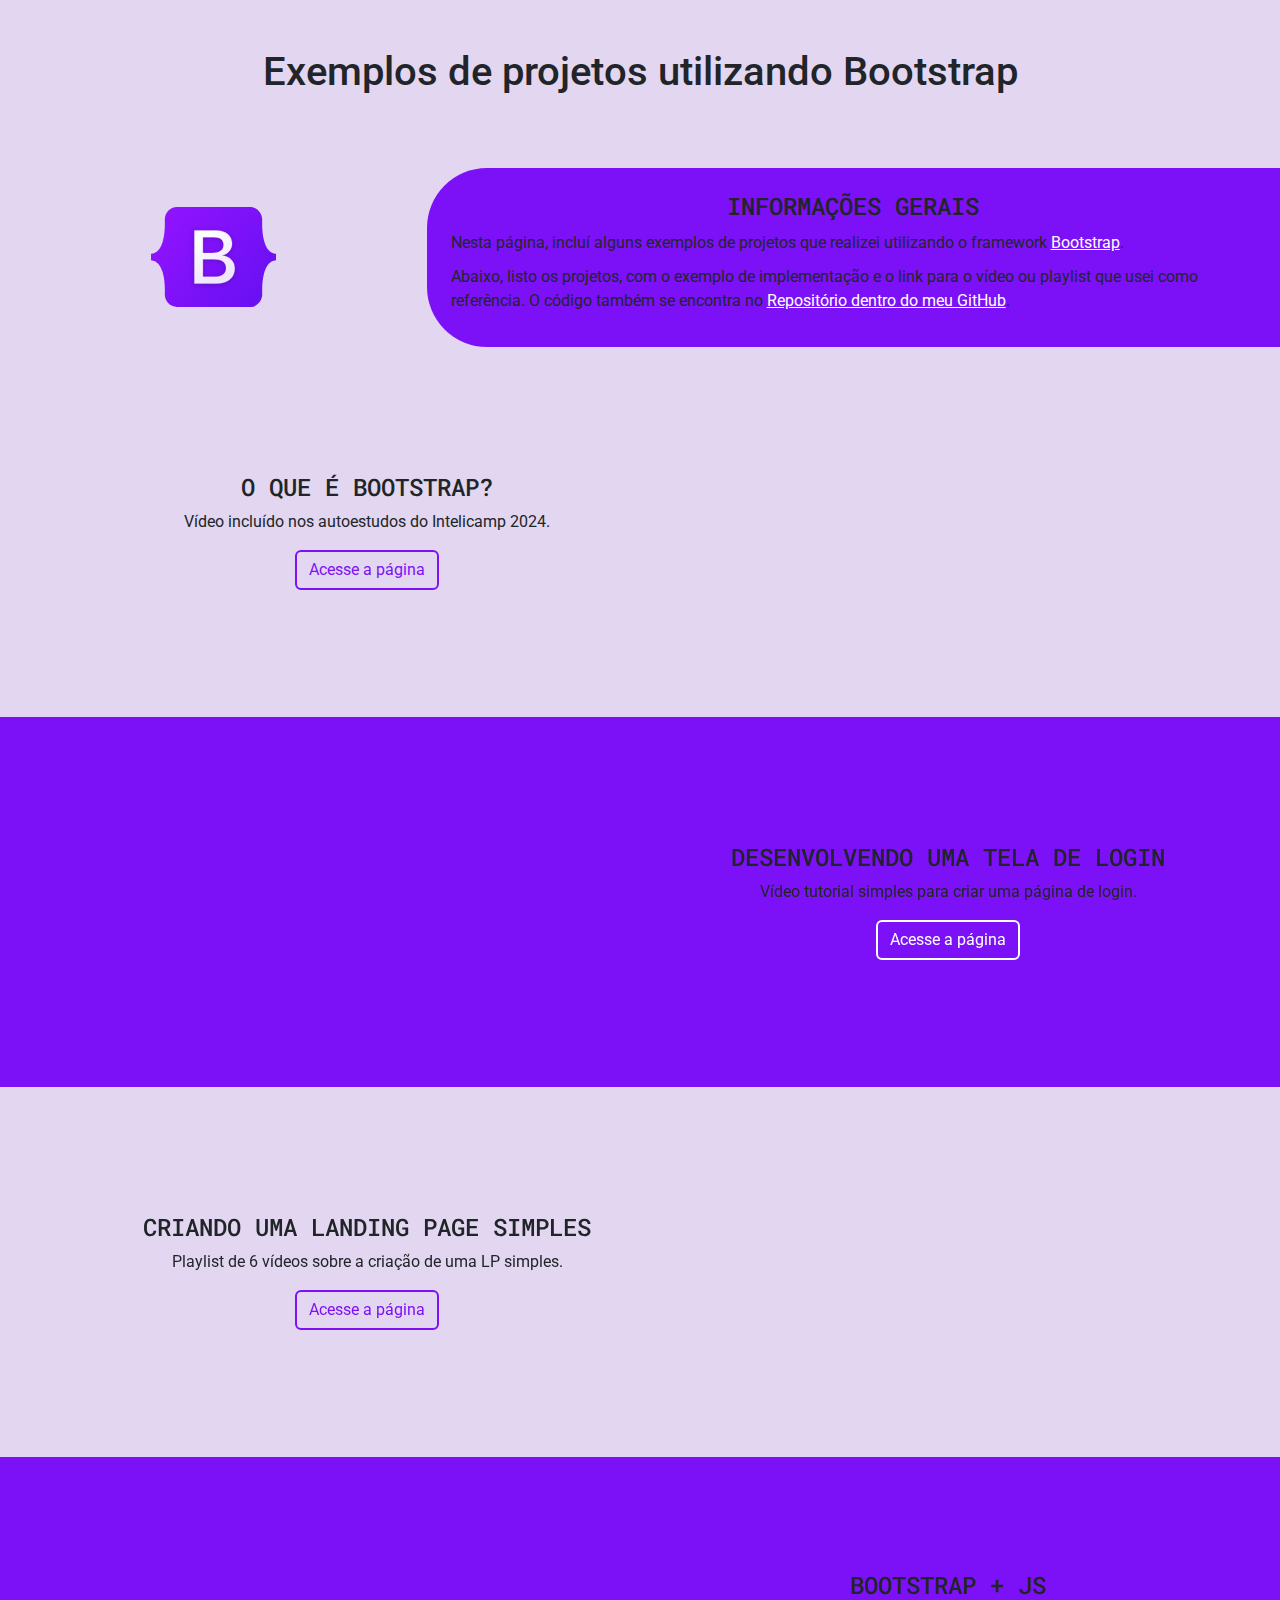
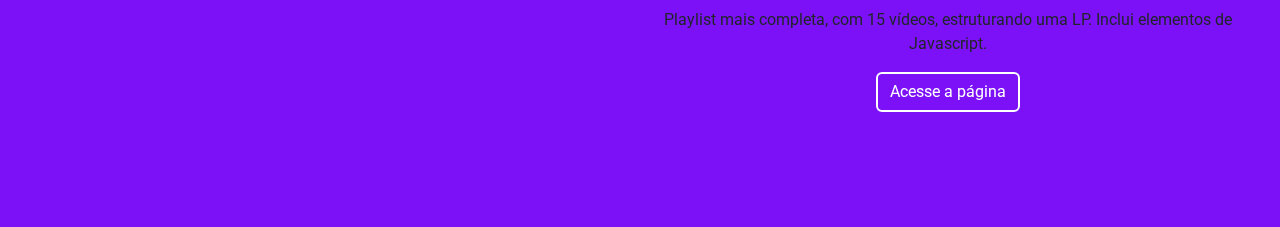
<file: index.html>
<!DOCTYPE html>
<html lang="pt-br">
<head>
    <meta charset="UTF-8">
    <meta name="viewport" content="width=device-width, initial-scale=1.0">
    <title>Exemplos bootstrap</title>

    <link rel="shortcut icon" href="img/favicon.ico" type="image/x-icon">

    <link href="https://cdn.jsdelivr.net/npm/bootstrap@5.3.3/dist/css/bootstrap.min.css" rel="stylesheet" integrity="sha384-QWTKZyjpPEjISv5WaRU9OFeRpok6YctnYmDr5pNlyT2bRjXh0JMhjY6hW+ALEwIH" crossorigin="anonymous">
    <script src="https://cdn.jsdelivr.net/npm/bootstrap@5.3.3/dist/js/bootstrap.bundle.min.js" integrity="sha384-YvpcrYf0tY3lHB60NNkmXc5s9fDVZLESaAA55NDzOxhy9GkcIdslK1eN7N6jIeHz" crossorigin="anonymous"></script>

    <link rel="stylesheet" href="css/main.css">

    <link rel="preconnect" href="https://fonts.googleapis.com">
    <link rel="preconnect" href="https://fonts.gstatic.com" crossorigin>
    <link href="https://fonts.googleapis.com/css2?family=Roboto+Mono:ital,wght@0,100..700;1,100..700&display=swap" rel="stylesheet">

    <link rel="preconnect" href="https://fonts.googleapis.com">
    <link rel="preconnect" href="https://fonts.gstatic.com" crossorigin>
    <link href="https://fonts.googleapis.com/css2?family=Roboto:ital,wght@0,100;0,300;0,400;0,500;0,700;0,900;1,100;1,300;1,400;1,500;1,700;1,900&display=swap" rel="stylesheet">
</head>
<body>
    <header>
        <div class="container pt-5 pb-5 mb-3">
            <h1 class="text-center fs-1">Exemplos de projetos utilizando Bootstrap</h1>
        </div>
    </header>

    <main>
        <div class="container-fluid" id="apresentacao">
            <div class="row">
                <div class="col-md-4 p-4 d-flex align-items-center">
                    <img src="img/Bootstrap_logo.svg" alt="Logo do Bootstrap">
                </div>
                <div class="col-md-8 p-4" id="conteudo">
                    <h2 class="subtitulo">Informações gerais</h2>

                    <p>Nesta página, incluí alguns exemplos de projetos que realizei utilizando o framework <a href="https://getbootstrap.com/docs/5.3/getting-started/introduction/" target="_blank">Bootstrap</a>.</p>

                    <p>Abaixo, listo os projetos, com o exemplo de implementação e o link para o vídeo ou playlist que usei como referência. O código também se encontra no <a href="https://github.com/victor0machado/intelicamp-cursos-bootstrap" target="_blank">Repositório dentro do meu GitHub</a>.</p>
                </div>
            </div>

        </div>

        <div class="container-fluid" id="layout1">
            <div class="container">
                <div class="row p-4 d-flex align-items-center">
                    <div class="col-md-6">
                        <h2 class="subtitulo">O que é Bootstrap?</h2>

                        <p>Vídeo incluído nos autoestudos do Intelicamp 2024.</p>

                        <a href="projeto0/index.html">
                            <button type="button" class="btn btn-outline-primary">Acesse a página</button>
                        </a>
                    </div>
                    <div class="col-md-6">
                        <iframe width="560" height="315" src="https://www.youtube.com/embed/pvf9jX_Ej28?si=GMeX3Kt5FjIngz-x" title="YouTube video player" frameborder="0" allow="accelerometer; autoplay; clipboard-write; encrypted-media; gyroscope; picture-in-picture; web-share" referrerpolicy="strict-origin-when-cross-origin" allowfullscreen></iframe>
                    </div>
                </div>
            </div>
        </div>

        <div class="container-fluid" id="layout2">
            <div class="row p-4 d-flex align-items-center">
                <div class="col-md-6">
                    <iframe width="560" height="315" src="https://www.youtube.com/embed/Gp1Mb3_fxbg?si=05KipRK9kTPBX_cV" title="YouTube video player" frameborder="0" allow="accelerometer; autoplay; clipboard-write; encrypted-media; gyroscope; picture-in-picture; web-share" referrerpolicy="strict-origin-when-cross-origin" allowfullscreen></iframe>
                </div>
                <div class="col-md-6">
                    <h2 class="subtitulo">Desenvolvendo uma tela de login</h2>

                    <p>Vídeo tutorial simples para criar uma página de login.</p>

                    <a href="projeto1/index.html">
                        <button type="button" class="btn btn-outline-primary">Acesse a página</button>
                    </a>
                </div>
            </div>
        </div>

        <div class="container-fluid" id="layout1">
            <div class="container">
                <div class="row p-4 d-flex align-items-center">
                    <div class="col-md-6">
                        <h2 class="subtitulo">Criando uma landing page simples</h2>

                        <p>Playlist de 6 vídeos sobre a criação de uma LP simples.</p>

                        <a href="projeto2/index.html">
                            <button type="button" class="btn btn-outline-primary">Acesse a página</button>
                        </a>
                    </div>
                    <div class="col-md-6">
                        <iframe width="560" height="315" src="https://www.youtube.com/embed/jOwjr8kyaM8?si=oIshD_ofY94KqzT-" title="YouTube video player" frameborder="0" allow="accelerometer; autoplay; clipboard-write; encrypted-media; gyroscope; picture-in-picture; web-share" referrerpolicy="strict-origin-when-cross-origin" allowfullscreen></iframe>
                    </div>
                </div>
            </div>
        </div>

        <div class="container-fluid" id="layout2">
            <div class="row p-4 d-flex align-items-center">
                <div class="col-md-6">
                    <iframe width="560" height="315" src="https://www.youtube.com/embed/SmQMZ36hJJY?si=HraJXMTaAzFOs-kZ" title="YouTube video player" frameborder="0" allow="accelerometer; autoplay; clipboard-write; encrypted-media; gyroscope; picture-in-picture; web-share" referrerpolicy="strict-origin-when-cross-origin" allowfullscreen></iframe>
                </div>
                <div class="col-md-6">
                    <h2 class="subtitulo">Bootstrap + JS</h2>

                    <p>Playlist mais completa, com 15 vídeos, estruturando uma LP. Inclui elementos de Javascript.</p>

                    <a href="projeto3/index.html">
                        <button type="button" class="btn btn-outline-primary">Acesse a página</button>
                    </a>
                </div>
            </div>
        </div>
    </main>

</body>
</html>
</file>
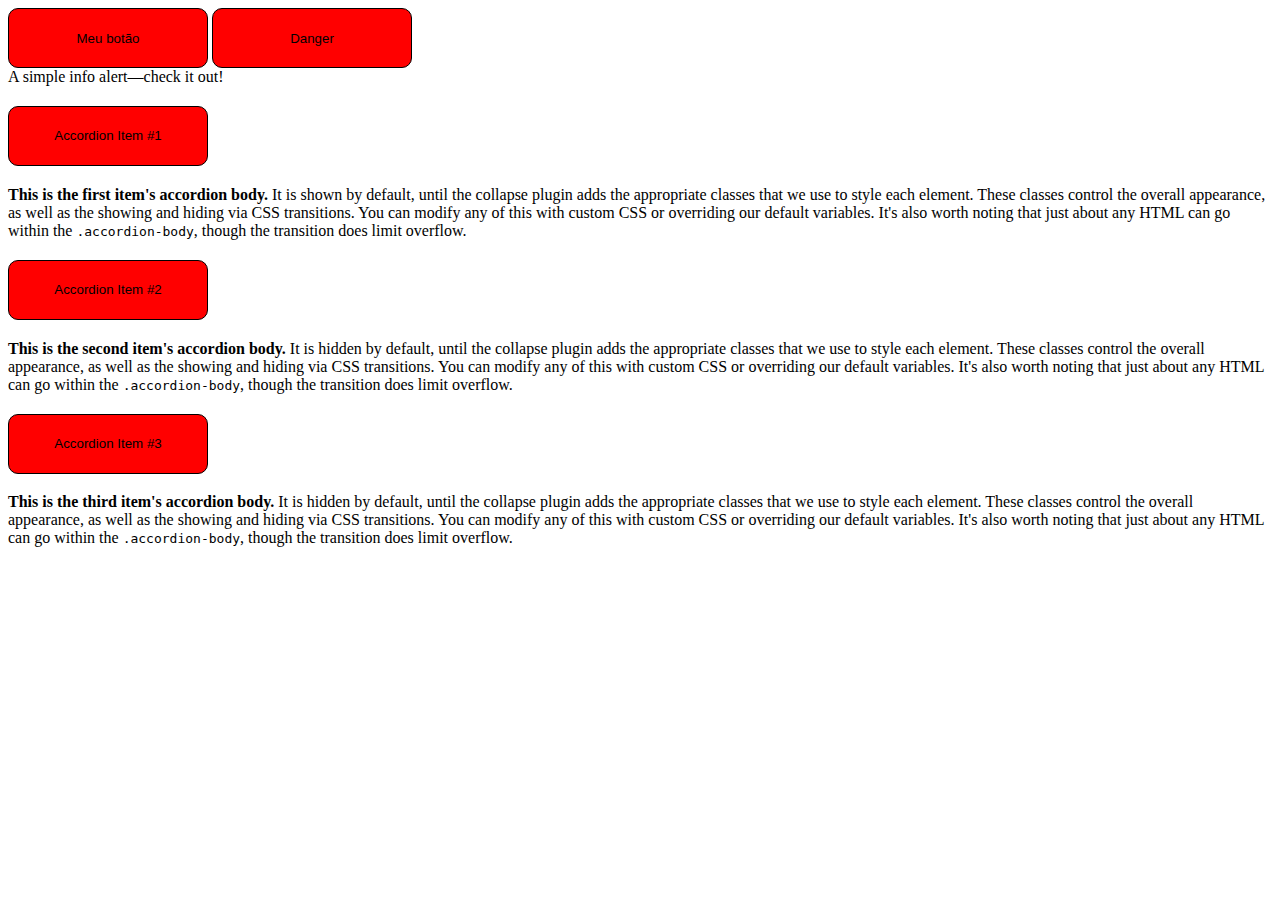
<file: projeto0/index.html>
<!DOCTYPE html>
<html lang="pt-br">
<head>
    <meta charset="UTF-8">
    <meta name="viewport" content="width=device-width, initial-scale=1.0">
    <link href="https://cdn.jsdelivr.net/npm/bootstrap@5.0.2/dist/css/bootstrap.min.css" rel="stylesheet" integrity="sha384-EVSTQN3/azprG1Anm3QDgpJLIm9Nao0Yz1ztcQTwFspd3yD65VohhpuuCOmLASjC" crossorigin="anonymous">
    <title>Bootstrap</title>
</head>
<body>
    <button>Meu botão</button>
    <button type="button" class="btn btn-outline-danger position-absolute top-0 end-0">Danger</button>

    <div class="alert alert-info" role="alert">
        A simple info alert—check it out!
    </div>

    <div class="accordion" id="accordionExample">
        <div class="accordion-item">
          <h2 class="accordion-header" id="headingOne">
            <button class="accordion-button" type="button" data-bs-toggle="collapse" data-bs-target="#collapseOne" aria-expanded="true" aria-controls="collapseOne">
              Accordion Item #1
            </button>
          </h2>
          <div id="collapseOne" class="accordion-collapse collapse show" aria-labelledby="headingOne" data-bs-parent="#accordionExample">
            <div class="accordion-body">
              <strong>This is the first item's accordion body.</strong> It is shown by default, until the collapse plugin adds the appropriate classes that we use to style each element. These classes control the overall appearance, as well as the showing and hiding via CSS transitions. You can modify any of this with custom CSS or overriding our default variables. It's also worth noting that just about any HTML can go within the <code>.accordion-body</code>, though the transition does limit overflow.
            </div>
          </div>
        </div>
        <div class="accordion-item">
          <h2 class="accordion-header" id="headingTwo">
            <button class="accordion-button collapsed" type="button" data-bs-toggle="collapse" data-bs-target="#collapseTwo" aria-expanded="false" aria-controls="collapseTwo">
              Accordion Item #2
            </button>
          </h2>
          <div id="collapseTwo" class="accordion-collapse collapse" aria-labelledby="headingTwo" data-bs-parent="#accordionExample">
            <div class="accordion-body">
              <strong>This is the second item's accordion body.</strong> It is hidden by default, until the collapse plugin adds the appropriate classes that we use to style each element. These classes control the overall appearance, as well as the showing and hiding via CSS transitions. You can modify any of this with custom CSS or overriding our default variables. It's also worth noting that just about any HTML can go within the <code>.accordion-body</code>, though the transition does limit overflow.
            </div>
          </div>
        </div>
        <div class="accordion-item">
          <h2 class="accordion-header" id="headingThree">
            <button class="accordion-button collapsed" type="button" data-bs-toggle="collapse" data-bs-target="#collapseThree" aria-expanded="false" aria-controls="collapseThree">
              Accordion Item #3
            </button>
          </h2>
          <div id="collapseThree" class="accordion-collapse collapse" aria-labelledby="headingThree" data-bs-parent="#accordionExample">
            <div class="accordion-body">
              <strong>This is the third item's accordion body.</strong> It is hidden by default, until the collapse plugin adds the appropriate classes that we use to style each element. These classes control the overall appearance, as well as the showing and hiding via CSS transitions. You can modify any of this with custom CSS or overriding our default variables. It's also worth noting that just about any HTML can go within the <code>.accordion-body</code>, though the transition does limit overflow.
            </div>
          </div>
        </div>
      </div>
</body>
<script src="https://cdn.jsdelivr.net/npm/bootstrap@5.0.2/dist/js/bootstrap.bundle.min.js" integrity="sha384-MrcW6ZMFYlzcLA8Nl+NtUVF0sA7MsXsP1UyJoMp4YLEuNSfAP+JcXn/tWtIaxVXM" crossorigin="anonymous"></script>
<style>
    button {
        color: black;
        background-color: red;
        height: 60px;
        width: 200px;
        border: 1px solid black;
        border-radius: 10px;
    }
</style>
</html>
</file>
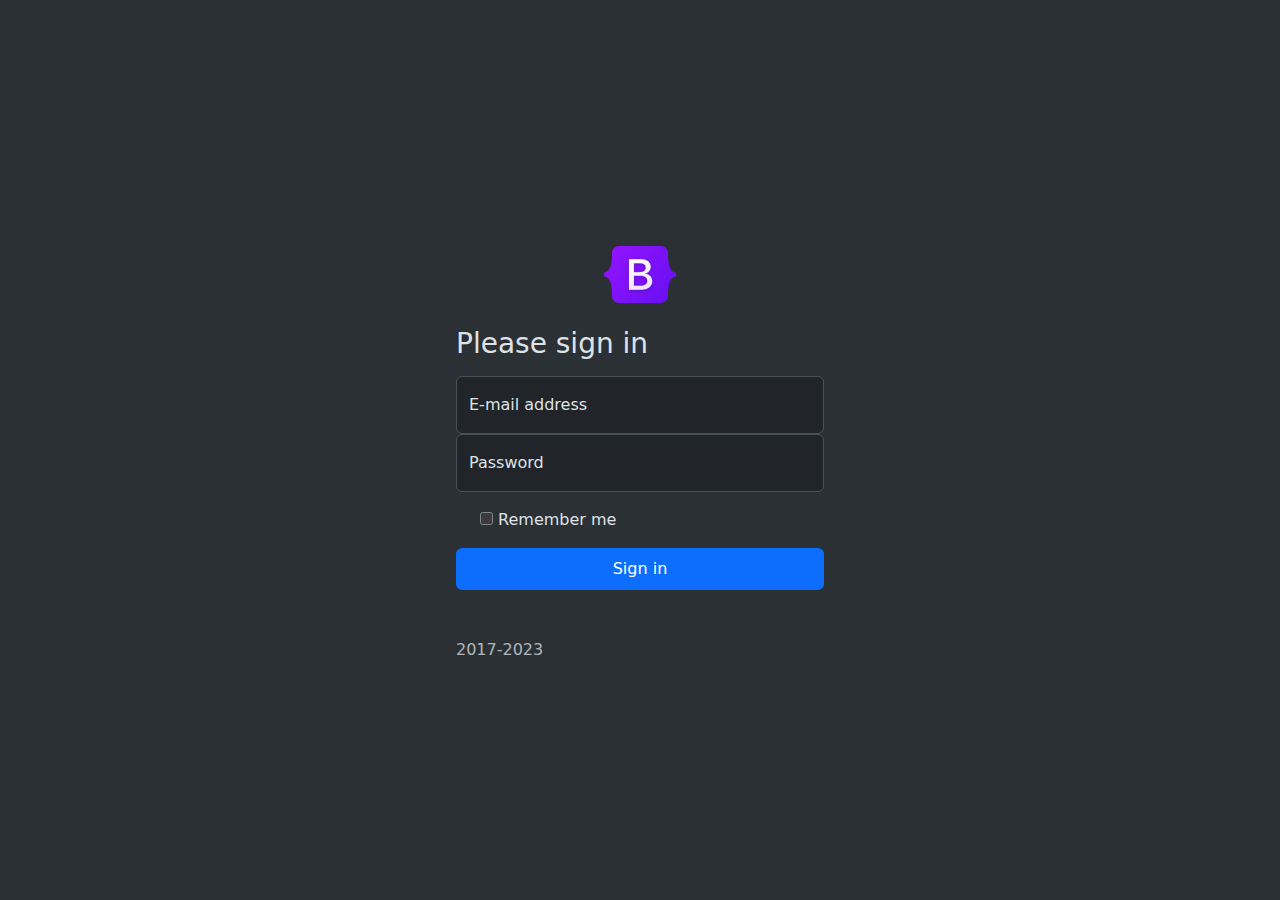
<file: projeto1/index.html>
<!DOCTYPE html>
<html lang="pt-br" data-bs-theme="dark">
<head>
    <meta charset="UTF-8">
    <meta name="viewport" content="width=device-width, initial-scale=1.0">
    <link href="https://cdn.jsdelivr.net/npm/bootstrap@5.3.3/dist/css/bootstrap.min.css" rel="stylesheet">
    <title>Formulário de login</title>
</head>
<body class="d-flex align-items-center py-4 bg-body-tertiary">
    <main class="w-100 m-auto form-container">
        <form>
            <img src="images/bootstrap-logo.svg" class="mx-auto my-4 d-block" height="57"/>
            <h1 class="h3 mb-3 fw-normal">Please sign in</h1>
            <div class="form-floating">
                <input type="email" class="form-control" id="floatingInput" placeholder="seunome@email.com"/>
                <label for="floatingInput">E-mail address</label>
            </div>
            <div class="form-floating">
                <input type="password" class="form-control" id="floatingInput" placeholder="password"/>
                <label for="floatingInput">Password</label>
            </div>
            <div class="form-check text-start my-3">
                <input type="checkbox" class="form-check-inpout" id="flexCheckDefault"/>
                <label class="form-check-label" form="flexCheckDefault">Remember me</label>
            </div>
            <button class="btn btn-primary w-100 py-2">Sign in</button>
            <p class="text-body-secondary mt-5 mb-3">2017-2023</p>
        </form>
    </main>
</body>
<script src="https://cdn.jsdelivr.net/npm/bootstrap@5.3.3/dist/js/bootstrap.bundle.min.js"></script>
<style>
    html, body {
        height: 100%;
    }

    .form-container {
        max-width: 400px;
        padding: 1rem;
    }
</style>
</html>
</file>
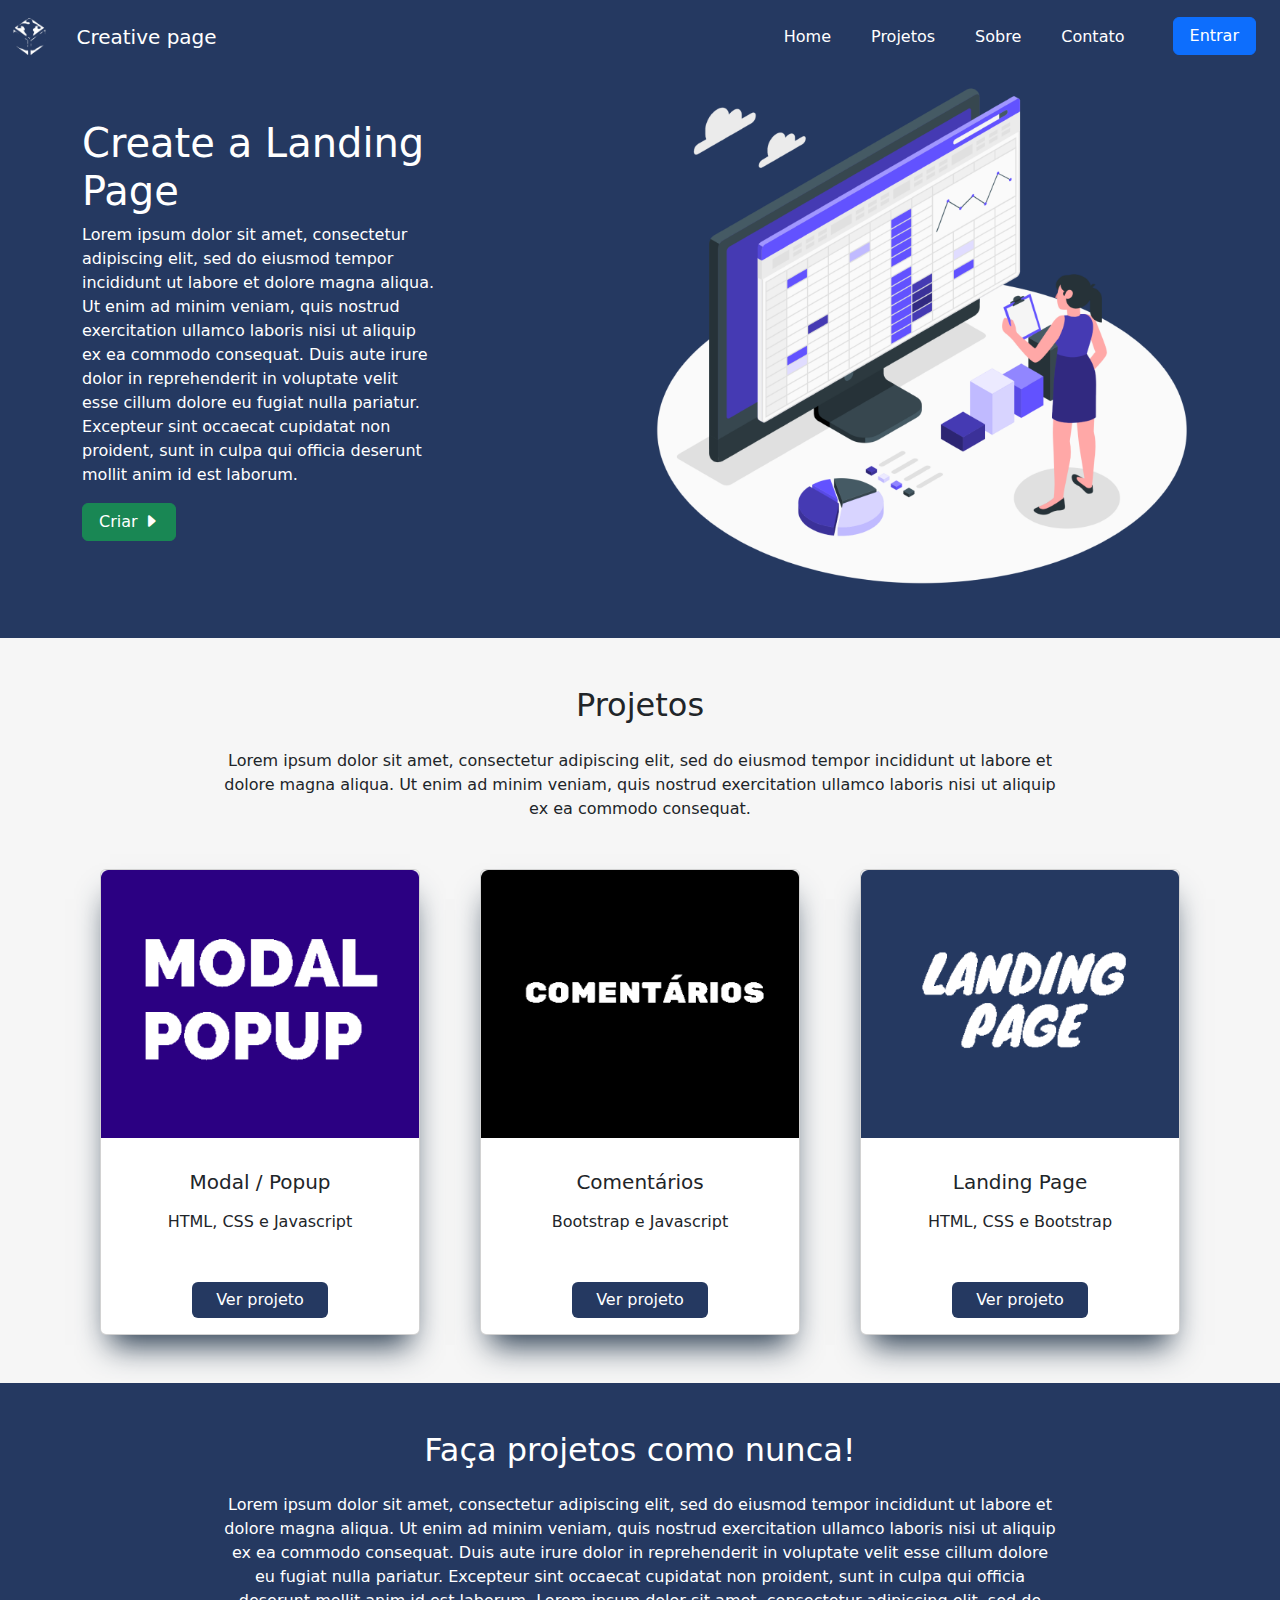
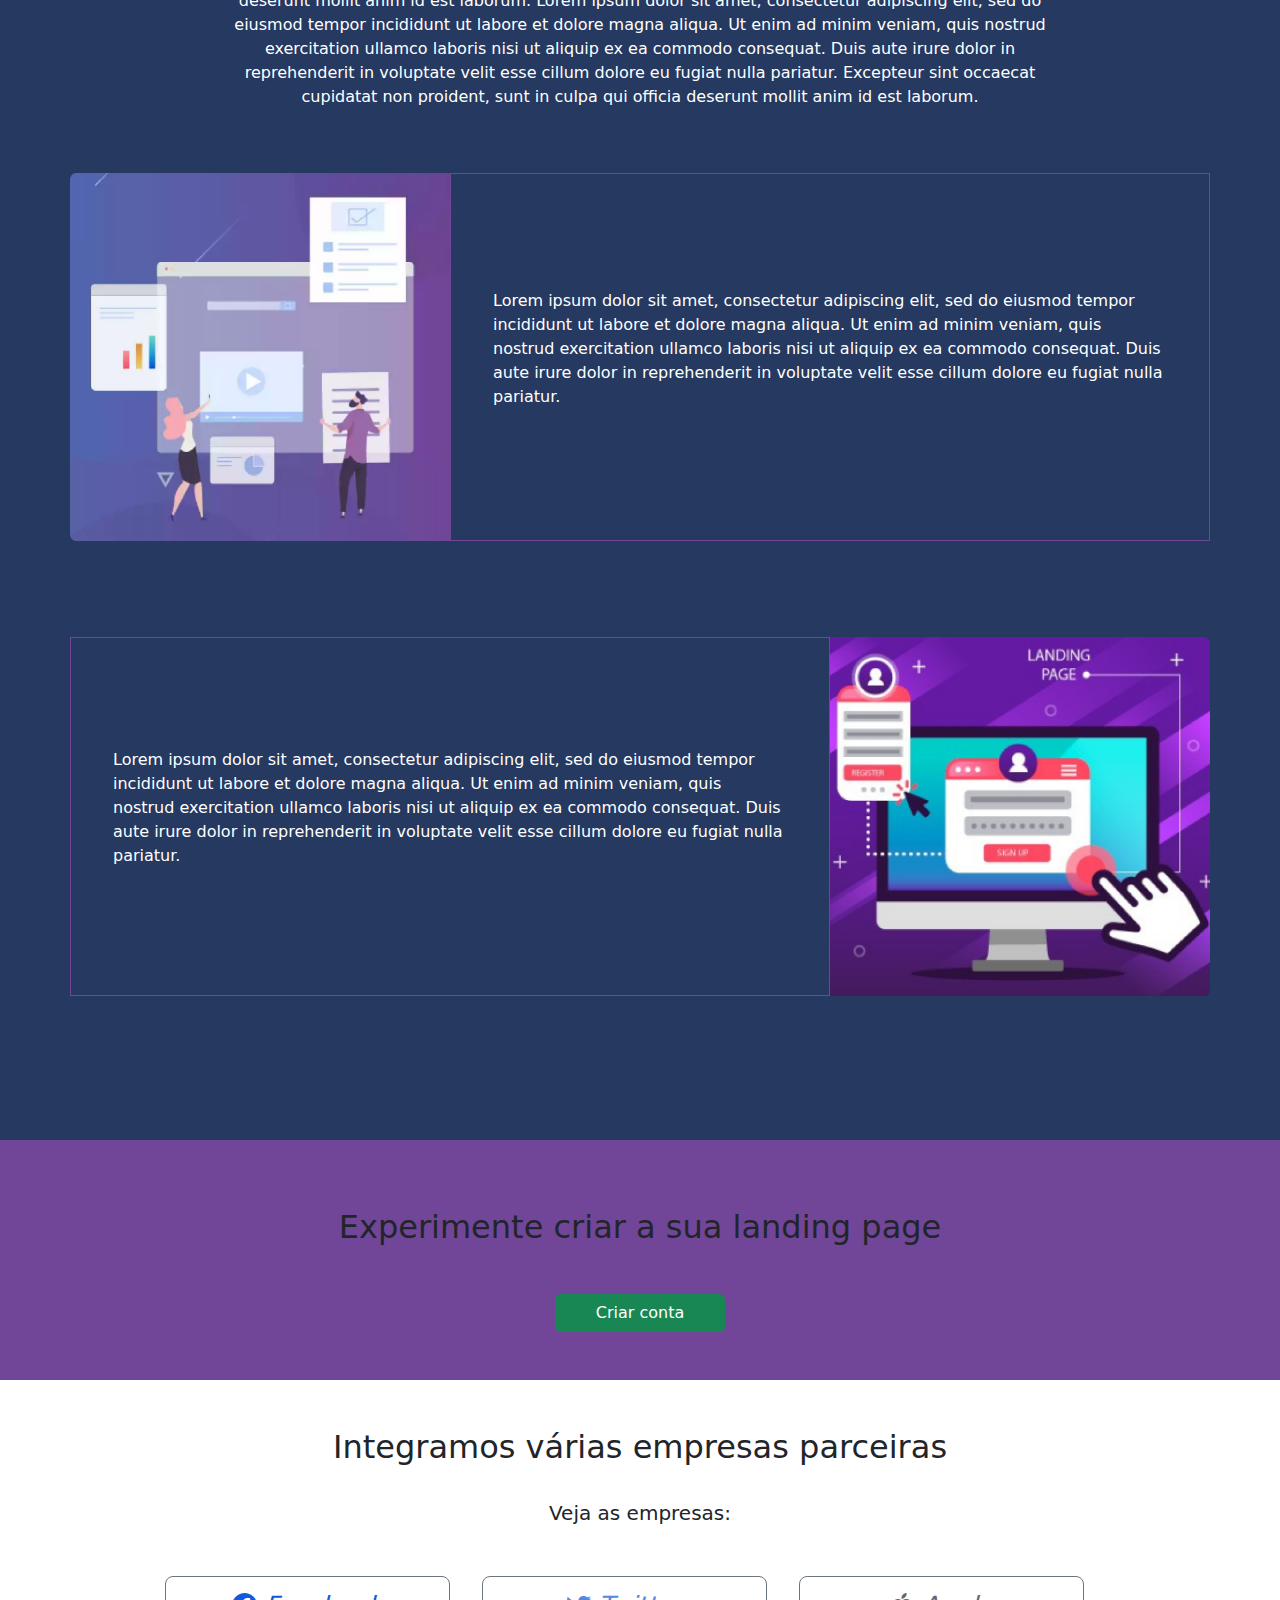
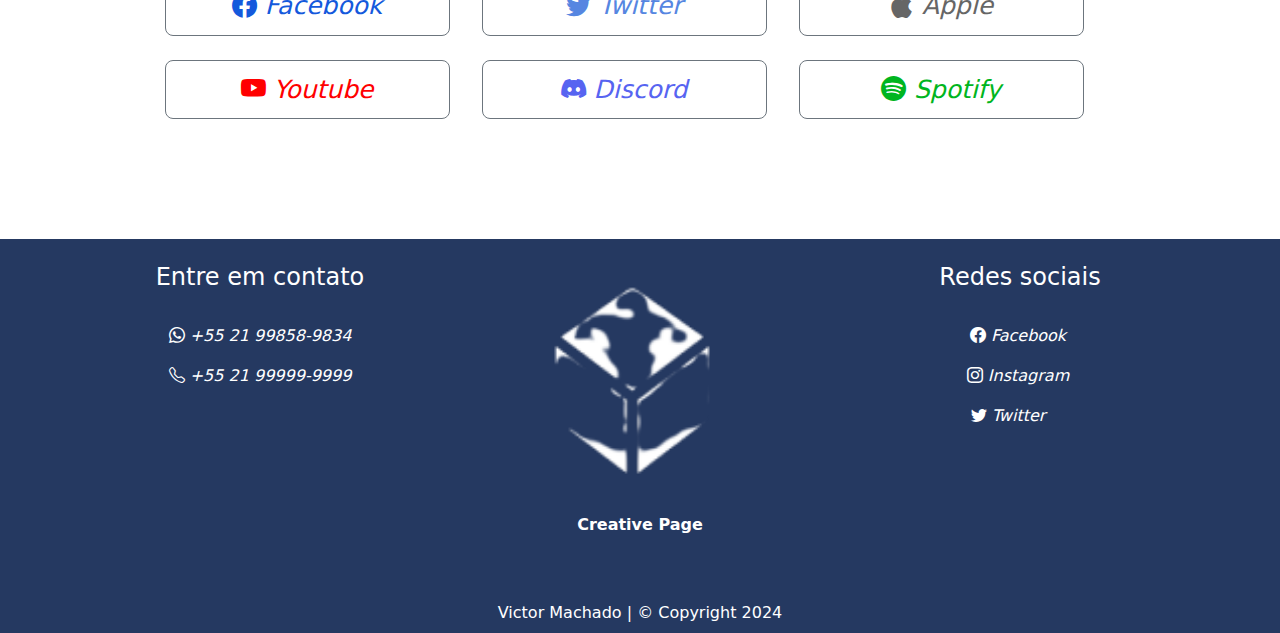
<file: projeto2/index.html>
<!DOCTYPE html>
<html lang="pt-br">
<head>
    <meta charset="UTF-8">
    <meta name="viewport" content="width=device-width, initial-scale=1.0">
    <link href="https://cdn.jsdelivr.net/npm/bootstrap@5.3.3/dist/css/bootstrap.min.css" rel="stylesheet"/>
    <link rel="stylesheet" href="https://cdn.jsdelivr.net/npm/bootstrap-icons@1.11.3/font/bootstrap-icons.min.css">
    <link rel="stylesheet" href="style.css">
    <title>Landing page</title>
</head>
<body>
    <header class="header-menu">
        <div class="container-fluid">
            <nav class="navbar navbar-expand-lg fixed-top bg-body-primary navbar-dark">
                <a class="navbar-brand" href="index.html">
                    <img src="img/logo.png" alt="Logo" height="50px"/>
                    <span class="mx-2">Creative page</span>
                </a>
                <button class="navbar-toggler" type="button" data-bs-toggle="collapse" data-bs-target="#navbarNav" aria-controls="navbarNav" aria-expanded="false" aria-label="Toggle navigation">
                    <span class="navbar-toggler-icon"></span>
                </button>
                <div class="collapse navbar-collapse" id="navbarNav">
                    <ul class="navbar-nav ms-auto">
                    <li class="nav-item">
                        <a class="nav-link" href="#home">Home</a>
                    </li>
                    <li class="nav-item">
                        <a class="nav-link" href="#projects">Projetos</a>
                    </li>
                    <li class="nav-item">
                        <a class="nav-link" href="#about">Sobre</a>
                    </li>
                    <li class="nav-item">
                        <a class="nav-link" href="#contact">Contato</a>
                    </li>
                    <li class="nav-item">
                        <button class="btn btn-primary ms-3 px-3" href="#">Entrar</a>
                    </li>
                    </ul>
                </nav>
            </nav>
        </div>
    </header>

    <main class="container-main">
        <section class="home d-flex align-items-center h-75 pb-5" id="home">
            <div class="container">
                <div class="row d-flex align-items-center">
                    <div class="col-xl-4">
                        <h1 class="text-white">Create a Landing Page</h1>
                        <p class="text-white">Lorem ipsum dolor sit amet, consectetur adipiscing elit, sed do eiusmod tempor incididunt ut labore et dolore magna aliqua. Ut enim ad minim veniam, quis nostrud exercitation ullamco laboris nisi ut aliquip ex ea commodo consequat. Duis aute irure dolor in reprehenderit in voluptate velit esse cillum dolore eu fugiat nulla pariatur. Excepteur sint occaecat cupidatat non proident, sunt in culpa qui officia deserunt mollit anim id est laborum.</p>
                        <!-- https://icons.getbootstrap.com/?q=arrow -->
                        <button class="btn btn-success px-3">Criar <i class="bi bi-caret-right-fill"></i></button>
                    </div>
                    <div class="col-xl-8 d-flex justify-content-end">
                        <img src="img/ilustracao.png" class="img-fluid" alt="Ilustração" height="550px" width="550px"/>
                    </div>
                </div>
            </div>
        </section>

        <section class="projects pb-5" id="projects">
            <div class="container">
                <h2 class="text-center pt-5 pb-3">Projetos</h2>
                <p class="d-flex mx-auto text-center w-75 mb-5">Lorem ipsum dolor sit amet, consectetur adipiscing elit, sed do eiusmod tempor incididunt ut labore et dolore magna aliqua. Ut enim ad minim veniam, quis nostrud exercitation ullamco laboris nisi ut aliquip ex ea commodo consequat.</p>
                <div class="row">
                    <div class="col-xl-4 cards">
                        <div class="card">
                            <img src="img/modal.png" class="card-img-top" alt="Projeto 1">
                            <div class="card-body">
                                <h5 class="card-title text-center my-3">Modal / Popup</h5>
                                <p class="card-text text-center mb-5">HTML, CSS e Javascript</p>
                                <button class="btn btn-primary d-flex mx-auto px-4">Ver projeto</button>
                            </div>
                        </div>
                    </div>
                    <div class="col-xl-4 cards">
                        <div class="card">
                            <img src="img/comentarios.png" class="card-img-top" alt="Projeto 2">
                            <div class="card-body">
                                <h5 class="card-title text-center my-3">Comentários</h5>
                                <p class="card-text text-center mb-5">Bootstrap e Javascript</p>
                                <button class="btn btn-primary d-flex mx-auto px-4">Ver projeto</button>
                            </div>
                        </div>
                    </div>
                    <div class="col-xl-4 cards">
                        <div class="card">
                            <img src="img/landingPage.png" class="card-img-top" alt="Projeto 3">
                            <div class="card-body">
                                <h5 class="card-title text-center my-3">Landing Page</h5>
                                <p class="card-text text-center mb-5">HTML, CSS e Bootstrap</p>
                                <button class="btn btn-primary d-flex mx-auto px-4">Ver projeto</button>
                            </div>
                        </div>
                    </div>
                </div>
            </div>
        </section>

        <section class="about pb-5" id="about">
            <div class="container">
                <h2 class="text-center pt-5 pb-3 text-white">Faça projetos como nunca!</h2>
                <p class="d-flex mx-auto text-center w-75 pb-5 text-white">Lorem ipsum dolor sit amet, consectetur adipiscing elit, sed do eiusmod tempor incididunt ut labore et dolore magna aliqua. Ut enim ad minim veniam, quis nostrud exercitation ullamco laboris nisi ut aliquip ex ea commodo consequat. Duis aute irure dolor in reprehenderit in voluptate velit esse cillum dolore eu fugiat nulla pariatur. Excepteur sint occaecat cupidatat non proident, sunt in culpa qui officia deserunt mollit anim id est laborum. Lorem ipsum dolor sit amet, consectetur adipiscing elit, sed do eiusmod tempor incididunt ut labore et dolore magna aliqua. Ut enim ad minim veniam, quis nostrud exercitation ullamco laboris nisi ut aliquip ex ea commodo consequat. Duis aute irure dolor in reprehenderit in voluptate velit esse cillum dolore eu fugiat nulla pariatur. Excepteur sint occaecat cupidatat non proident, sunt in culpa qui officia deserunt mollit anim id est laborum.</p>
                <div class="row mb-5 pb-5">
                    <div class="col-xl-4 espaco-entre">
                        <img src="img/landingExample1.png" class="img-fluid" alt="Exemplo de landing page">
                    </div>
                    <div class="col-xl-8 d-flex align-items-center borda">
                        <p class="text-white">Lorem ipsum dolor sit amet, consectetur adipiscing elit, sed do eiusmod tempor incididunt ut labore et dolore magna aliqua. Ut enim ad minim veniam, quis nostrud exercitation ullamco laboris nisi ut aliquip ex ea commodo consequat. Duis aute irure dolor in reprehenderit in voluptate velit esse cillum dolore eu fugiat nulla pariatur.</p>
                    </div>
                </div>
                <div class="row mb-5 pb-5">
                    <div class="col-xl-8 d-flex align-items-center borda">
                        <p class="text-white">Lorem ipsum dolor sit amet, consectetur adipiscing elit, sed do eiusmod tempor incididunt ut labore et dolore magna aliqua. Ut enim ad minim veniam, quis nostrud exercitation ullamco laboris nisi ut aliquip ex ea commodo consequat. Duis aute irure dolor in reprehenderit in voluptate velit esse cillum dolore eu fugiat nulla pariatur.</p>
                    </div>
                    <div class="col-xl-4 espaco-entre">
                        <img src="img/landingExample2.png" class="img-fluid" alt="Exemplo de landing page">
                    </div>
                </div>
            </div>
        </section>

        <section class="action pb-5" id="action">
            <h2 class="text-center pt-5 pb-4">Experimente criar a sua landing page</h2>
            <button class="btn btn-success d-flex mx-auto mt-4">Criar conta</button>
        </section>

        <section class="partners pb-5" id="partners">
            <div class="container pb-5">
                <h2 class="text-center pt-5 pb-4">Integramos várias empresas parceiras</h2>
                <span class="d-flex justify-content-center mb-5 fs-5">Veja as empresas:</span>
                <div class="row text-center mb-4">
                    <div class="col-xl-4 border border-secondary">
                        <i class="bi bi-facebook"> Facebook</i>
                    </div>
                    <div class="col-xl-4 border border-secondary">
                        <i class="bi bi-twitter"> Twitter</i>
                    </div>
                    <div class="col-xl-4 border border-secondary">
                        <i class="bi bi-apple"> Apple</i>
                    </div>
                </div>
                <div class="row text-center mb-4">
                    <div class="col-xl-4 border border-secondary">
                        <i class="bi bi-youtube"> Youtube</i>
                    </div>
                    <div class="col-xl-4 border border-secondary">
                        <i class="bi bi-discord"> Discord</i>
                    </div>
                    <div class="col-xl-4 border border-secondary">
                        <i class="bi bi-spotify"> Spotify</i>
                    </div>
                </div>
            </div>

        </section>
    </main>

    <footer class="footer" id="contact">
        <div class="container">
            <div class="row pb-5 pt-4">
                <div class="col-xl-4">
                    <h4 class="text-white text-center">Entre em contato</h4>
                    <div class="div phones d-flex flex-column">
                        <span class="text-white text-center mt-4 mb-3"><i class="bi bi-whatsapp"> +55 21 99858-9834</i></span>
                        <span class="text-white text-center"><i class="bi bi-telephone"> +55 21 99999-9999</i></span>
                    </div>
                </div>
                <div class="col-xl-4 d-flex justify-content-center">
                    <figure class="figure-logo">
                        <img src="img/logo.png" alt="Logo">
                        <figcaption class="text-white text-center lp-2 fw-semibold">Creative Page</figcaption>
                    </figure>
                </div>
                <div class="col-xl-4">
                    <h4 class="text-white text-center">Redes sociais</h4>
                    <div class="div phones d-flex flex-column">
                        <span class="text-white text-center mt-4 mb-3 my-3"><i class="bi bi-facebook me-1"> Facebook</i></span>
                        <span class="text-white text-center mb-3"><i class="bi bi-instagram me-1"> Instagram</i></span>
                        <span class="text-white text-center me-4"><i class="bi bi-twitter"> Twitter</i></span>
                    </div>
                </div>
            </div>

            <div class="row">
                <div class="col-xl-12 d-flex pb-2">
                    <span class="text-white mx-auto">Victor Machado | &copy; Copyright 2024</span>
                </div>
            </div>
        </div>
    </footer>
</body>
<script src="https://cdn.jsdelivr.net/npm/bootstrap@5.3.3/dist/js/bootstrap.bundle.min.js"></script>
</html>
</file>
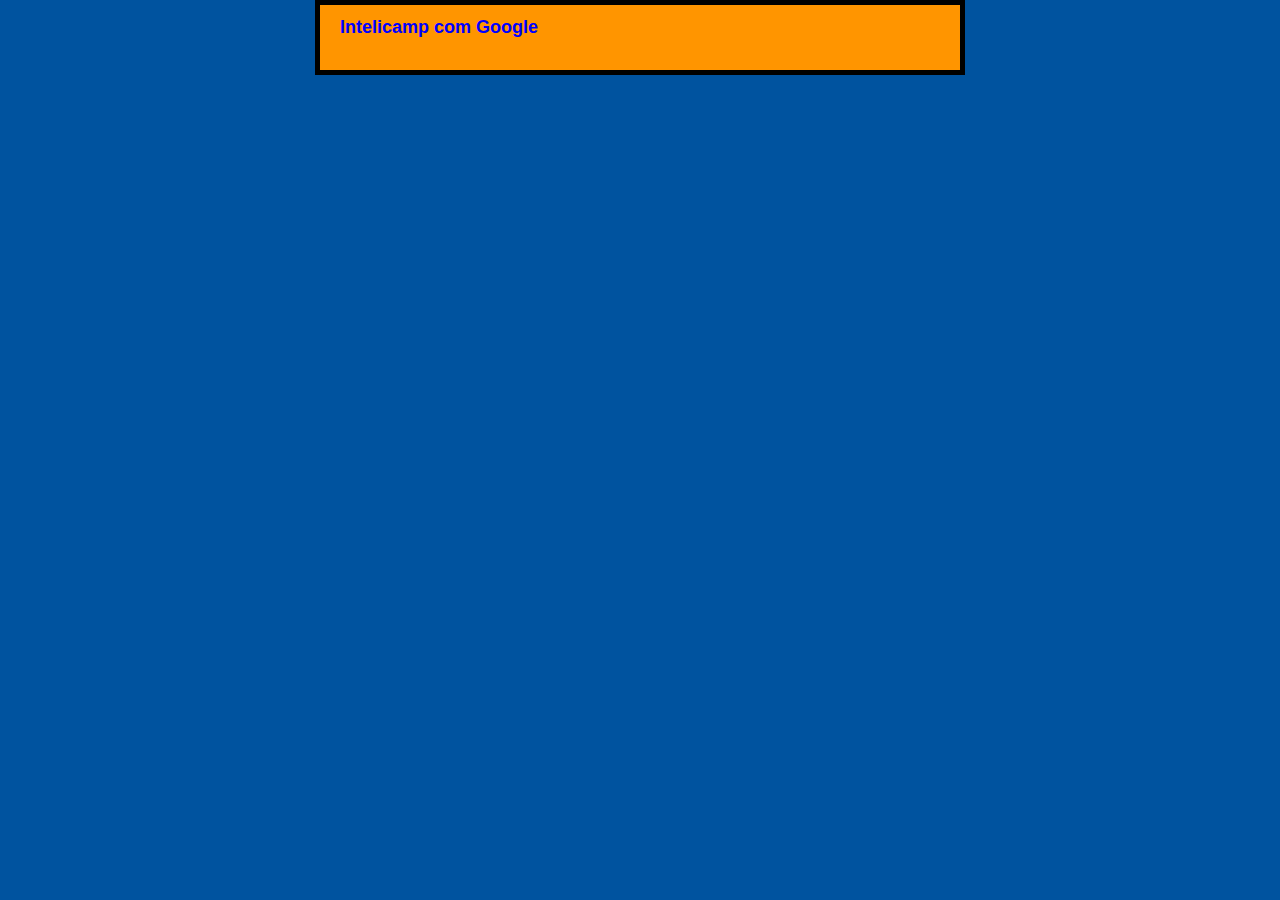
<file: projeto3/exemplo.html>
<!DOCTYPE html>
<html lang="pt-br">
<head>
    <meta charset="UTF-8">
    <meta name="viewport" content="width=device-width">
    <title>Intelicamp!</title>

    <link rel="stylesheet" href="css/main.css">
</head>
<body>
    <h1>Intelicamp com Google</h1>
</body>
</html>
</file>
<file: css/main.css>
body {
    font-family: 'Roboto', sans-serif;
    background-color: #e2d6f0;
    background-image: url("https://www.transparenttextures.com/patterns/absurdity.png");
}

#apresentacao img {
    max-height: 100px;
    display: block;
    margin: 0 auto;
}

#conteudo {
    background-color: #7C11F8;
    border-top-left-radius: 60px;
    border-bottom-left-radius: 60px;
}

#conteudo a {
    color: white;
}

#conteudo p {
    margin: 10px 0 10px 0;
}

.subtitulo {
    text-align: center;
    font-size: x-large;
    font-family: 'Roboto Mono', sans-serif;
    text-transform: uppercase;
}

#layout1 a, #layout2 a {
    text-decoration: none;
}

#layout1 p, #layout2 p {
    text-align: center;
}

#layout1 .btn {
    display: block;
    margin: 0 auto;
    border: 2px solid #7C11F8;
    color: #7C11F8;
}

#layout1 .btn:hover {
    background-color: #7C11F8;
    color: white;
    border: 2px solid #7C11F8;
}

#layout2 {
    background-color: #7C11F8;
}

#layout2 .btn {
    display: block;
    margin: 0 auto;
    border: 2px solid #fff;
    color: #fff;
}

#layout2 .btn:hover {
    background-color: #fff;
    color: #7C11F8;
    border: 2px solid #fff;
}
</file>
<file: projeto2/style.css>
* {
    margin: 0;
    padding: 0;
    box-sizing: border-box;
}

html, body {
    height: 100%;
}

html {
    scroll-padding-top: 70px;
}

/* HEADER */

.header-menu {
    background-color: #253961;
}

.header-menu a {
    color: #fff;
}

.navbar {
    overflow: hidden;
    background-color: #253961;
    top: 0;
    width: 100%;
}

.navbar .navbar-brand:hover {
    color: #fff;
}

.navbar-nav .nav-link {
    color: #fff;
    border-bottom: 2px solid transparent;
    transition: 0.5s;
}

.navbar-nav .nav-link:hover {
    color: #fff;
    border-bottom: 2px solid #fff;
}

.navbar-nav .nav-item {
    padding-right: 1.5em
}

/* MAIN - HOME */

.home {
    padding-top: 70px;
    background-color: #253961;
}

.home img {
    animation: float 2s ease-in-out infinite;
}

@keyframes float {
    0% {
        transform: translateY(-10px);
    }
    50% {
        transform: translateY(10px);
    }
    100% {
        transform: translateY(-10px);
    }
}

/* MAIN - PROJECTS */

.projects {
    background-color: #f6f6f6;
}

/* https://getcssscan.com/css-box-shadow-examples */
.projects .card {
    width: 90%;
    box-shadow: rgb(38, 57, 77) 0px 20px 30px -10px;
}

.projects .card button {
    background-color: #253961;
    border: none;
}

.projects .cards {
    display: flex;
    justify-content: center;
}

/* MAIN - ABOUT */

.about {
    background-color: #253961;
}

.about .espaco-entre {
    padding: 0;
}

.about .borda {
    border: 1px solid #714699;
}

.about .borda p {
    padding: 30px;
}

/* MAIN - ACTION */

.action {
    background-color: #714699;
    padding: 20px;
}

.action button {
    padding-left: 40px;
    padding-right: 40px;
}

/* MAIN - PARTNERS */

.partners {
    background-color: #fff;
}

.partners .row {
    display: flex;
    justify-content: center;
}

.partners .border {
    width: 25%;
    padding: 10px;
    margin-right: 2em;
    border-radius: 0.5em;
}

.partners .border i {
    font-size: 25px;
}

.border .bi-facebook {
    color: #1459dc;
}

.border .bi-twitter {
    color: #5686e1;
}

.border .bi-apple {
    color: #666666;
}

.border .bi-youtube {
    color: #ff0000;
}

.border .bi-discord {
    color: #5764f1;
}

.border .bi-spotify {
    color: #00b520;
}

/* FOOTER */

.footer {
    background-color: #253961;
}

.footer .figure-logo img {
    width: 300px;
    height: 250px;
}
</file>
<file: projeto3/css/main.css>
h1, p {
    color: blue;
    font-size: 18px;
}

html {
    font-size: 20px;
    font-family: 'Dossis', sans-serif;
    background-color: #00539f;
}

body {
    width: 600px;
    margin: 0 auto;
    background-color: #ff9500;
    padding: 0 20px 20px 20px;
    border: 5px solid black;
}
</file>
